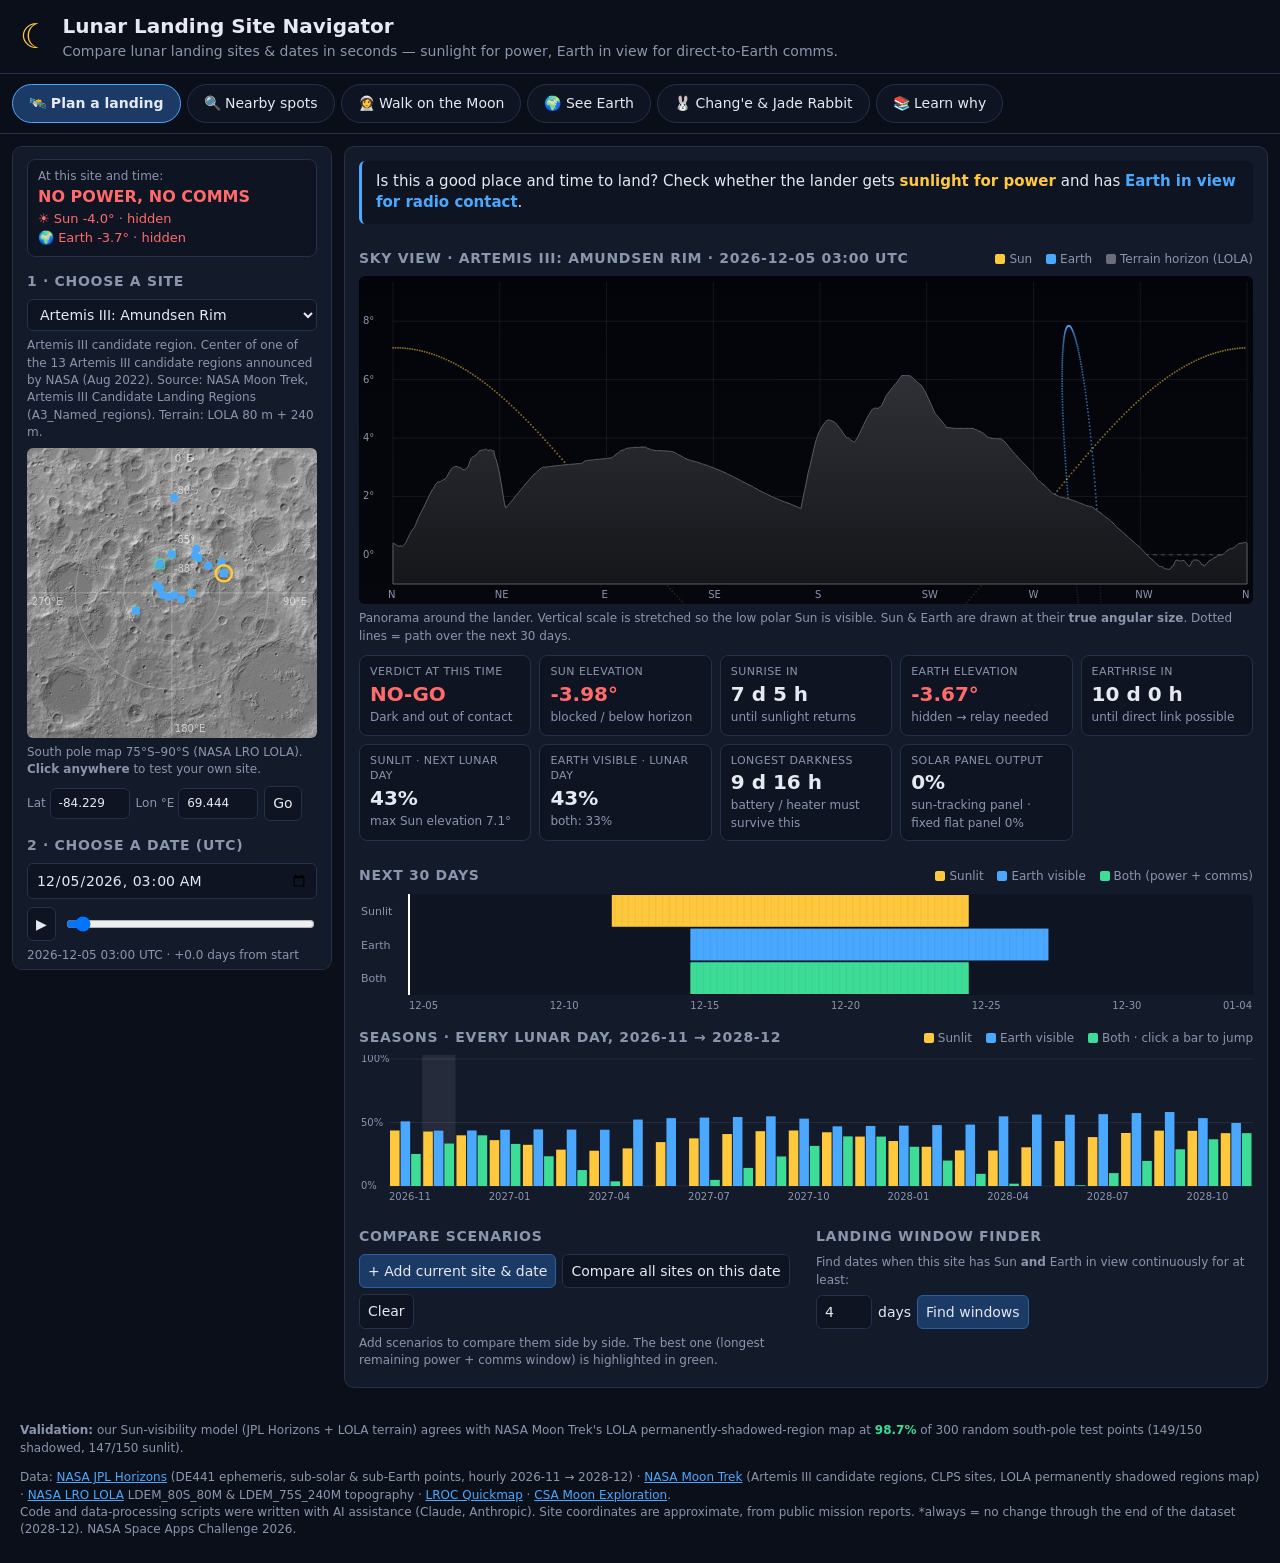
<file: web/index.html>
<!doctype html>
<html lang="en">
<head>
<meta charset="utf-8">
<meta name="viewport" content="width=device-width, initial-scale=1">
<title>Lunar Landing Site Navigator</title>
<meta name="description" content="Compare lunar landing sites and dates: Sun and Earth over the real terrain horizon, from NASA JPL Horizons, LRO LOLA, Moon Trek and LROC QuickMap data.">
<meta name="author" content="Team neeka100 (CHU, CAI-LIN)">
<meta name="ai-assistance" content="Code, data-processing scripts and text drafted with AI assistance (Claude, Anthropic). No AI-generated images, video or audio.">
<link rel="stylesheet" href="style.css">
<script>if (/debug/.test(location.hash)) { const f = (m) => { document.title = "ERR " + m; }; addEventListener("error", (e) => f(e.message + " @" + e.filename + ":" + e.lineno)); addEventListener("unhandledrejection", (e) => f("promise " + (e.reason && (e.reason.stack || e.reason)))); }</script>
</head>
<body>
<header>
  <div class="brand">
    <span class="logo">☾</span>
    <div>
      <h1>Lunar Landing Site Navigator</h1>
      <p class="sub">Compare lunar landing sites &amp; dates in seconds — sunlight for power, Earth in view for direct-to-Earth comms.</p>
    </div>
  </div>
</header>

<nav id="tabs">
  <button data-tab="plan" class="tab active">🛰️ Plan a landing</button>
  <button data-tab="nearby" class="tab">🔍 Nearby spots</button>
  <button data-tab="walk" class="tab">👩‍🚀 Walk on the Moon</button>
  <button data-tab="earth" class="tab">🌍 See Earth</button>
  <button data-tab="story" class="tab" id="storyTab">🐰 Chang'e &amp; Jade Rabbit</button>
  <button data-tab="learn" class="tab">📚 Learn why</button>
</nav>

<main>
  <!-- SIDEBAR: always visible -->
  <aside class="panel" id="left">
    <div id="mini" class="mini"></div>
    <h2>1 · Choose a site</h2>
    <select id="siteSelect"></select>
    <p id="siteNote" class="note"></p>
    <canvas id="map" width="460" height="460" title="Click to pick a custom site"></canvas>
    <p class="note">South pole map 75°S–90°S (NASA LRO LOLA). <b>Click anywhere</b> to test your own site.</p>
    <div class="coords">
      <label>Lat <input id="latIn" type="number" step="0.01"></label>
      <label>Lon °E <input id="lonIn" type="number" step="0.01"></label>
      <button id="goCustom">Go</button>
    </div>

    <h2>2 · Choose a date (UTC)</h2>
    <input id="dateIn" type="datetime-local">
    <div class="slider-row">
      <button id="play" title="Animate">▶</button>
      <input id="slider" type="range" min="0" max="720" value="0">
    </div>
    <p class="note" id="sliderLabel"></p>
    <div class="quick">
      <button data-shift="-709">− 1 lunar day</button>
      <button data-shift="-24">− 1 day</button>
      <button data-shift="24">+ 1 day</button>
      <button data-shift="709">+ 1 lunar day</button>
    </div>

    <div class="links" id="links"></div>
    <div id="nac" class="nacbox"></div>
  </aside>

  <section class="panel" id="content">
    <!-- TAB 1: planner -->
    <div class="tabpane" id="tab-plan">
      <p class="intro">Is this a good place and time to land? Check whether the lander gets <b class="sunc">sunlight for power</b> and has <b class="earthc">Earth in view for radio contact</b>.</p>
      <div class="titlebar">
        <h2 id="skyTitle">Sky view</h2>
        <span class="legend"><i class="sun"></i>Sun <i class="earth"></i>Earth <i class="terrain"></i>Terrain horizon (LOLA)</span>
      </div>
      <canvas id="sky" width="900" height="330"></canvas>
      <p class="note">Panorama around the lander. Vertical scale is stretched so the low polar Sun is visible. Sun &amp; Earth are drawn at their <b>true angular size</b>. Dotted lines = path over the next 30 days.</p>
      <div class="cards" id="cards"></div>
      <div class="titlebar"><h2>Next 30 days</h2><span class="legend"><i class="sun"></i>Sunlit <i class="earth"></i>Earth visible <i class="both"></i>Both (power + comms)</span></div>
      <canvas id="timeline" width="900" height="120"></canvas>
      <div class="titlebar"><h2>Seasons · every lunar day, 2026-11 → 2028-12</h2><span class="legend"><i class="sun"></i>Sunlit <i class="earth"></i>Earth visible <i class="both"></i>Both · click a bar to jump</span></div>
      <canvas id="season" width="900" height="150"></canvas>
      <div class="two">
        <div>
          <h2>Compare scenarios</h2>
          <div class="btnrow">
            <button id="addCmp" class="primary">+ Add current site &amp; date</button>
            <button id="cmpAll">Compare all sites on this date</button>
            <button id="clearCmp">Clear</button>
          </div>
          <div id="cmp"></div>
        </div>
        <div>
          <h2>Landing window finder</h2>
          <p class="note">Find dates when this site has Sun <b>and</b> Earth in view continuously for at least:</p>
          <div class="btnrow">
            <input id="minDays" type="number" min="1" max="20" value="4" style="width:4em"> days
            <button id="findWin" class="primary">Find windows</button>
          </div>
          <div id="windows"></div>
        </div>
      </div>
    </div>

    <!-- TAB 2: nearby -->
    <div class="tabpane" id="tab-nearby" hidden>
      <p class="intro">Moving just a few kilometres can change everything. This map shows how often each spot around the site gets sunlight and sees Earth. <b>Click a cell</b> to move the site there.</p>
      <p class="note polarNone">This map is available for the named south-polar sites (south of 80°S). Choose one in the list on the left.</p>
      <div id="heatWrap" class="nearby-grid">
        <div>
          <div class="btnrow" id="hmBtns">
            <button data-hm="sun" class="active">☀ Sunlit %</button><button data-hm="earth">🌍 Earth %</button><button data-hm="both">✅ Both %</button>
          </div>
          <canvas id="heat" width="310" height="344" title="Click a cell to evaluate that spot"></canvas>
        </div>
        <div>
          <p id="heatNote"></p>
          <p class="note">Colours: dark purple = rarely, yellow = almost always. The heights come from NASA LOLA terrain (80 m grid), and the Sun and Earth positions from NASA JPL Horizons, sampled every 3 hours.</p>
        </div>
      </div>
    </div>

    <!-- TAB 3: walk -->
    <div class="tabpane" id="tab-walk" hidden>
      <p class="intro">Fly over the real terrain around the site, then press <b>👩‍🚀 Stand here as an astronaut</b> to walk on it. The Sun and Earth are in their real positions for the chosen date.</p>
      <p class="note polarNone">The 3D view is available for the named south-polar sites (south of 80°S). Choose one in the list on the left.</p>
      <div id="threeWrap">
        <div class="btnrow"><button id="fpBtn" class="primary">👩‍🚀 Stand here as an astronaut</button>
          <button id="huntBtn" class="hunt">🐇 Rabbit hunt: OFF</button>
          <span class="legend"><label>Vertical exaggeration <input id="exag" type="range" min="1" max="5" step="0.5" value="2"> <b id="exagV">2×</b></label></span></div>
        <p class="note" id="fpHint"></p>
        <div id="threeBox">
          <div id="three"></div>
          <div id="walkHud" style="display:none"></div>
          <div id="rabbitHud" style="display:none"></div>
          <div id="walkPad"><button data-k="w">▲</button><button data-k="a">◀</button><button data-k="s">▼</button><button data-k="d">▶</button></div>
        </div>
        <p class="note" id="threeNote"></p>
      </div>
    </div>

    <!-- TAB 4: Earth -->
    <div class="tabpane" id="tab-earth" hidden>
      <section id="astro">
        <p class="intro">Standing at this site, what does Earth look like, and who on Earth can see the Moon right now?</p>
        <div class="titlebar"><h2>Earth from this spot</h2><span class="legend" id="astroTime"></span></div>
        <div class="astro-grid">
          <div>
            <canvas id="globe" width="340" height="340"></canvas>
            <p class="note" id="globeNote"></p>
          </div>
          <div>
            <p id="astroLead"></p>
            <table id="cities"></table>
            <p class="note">🌙 = the Moon is above that city's horizon right now, so people there could look up and see the place you are standing.
              Local times use each city's time zone (including daylight saving time).</p>
          </div>
        </div>
      </section>
    </div>

    <!-- TAB 5: story -->
    <div class="tabpane" id="tab-story" hidden>
      <div id="story">
        <div class="titlebar"><h2>🌕 Chang'e's flight to the Moon</h2></div>
        <div id="storyBody"></div>
        <div class="game">
          <h3>🐇 Game: find the Jade Rabbits</h3>
          <p>Five Jade Rabbits are hiding within about 4 km of the landing site. Three of them hide in the <b>darkest, coldest spots</b>, just like real water ice.
            Walk around on the real terrain and find them all. A box at the bottom left tells you how far away the nearest one is.
            The rabbits only appear while the hunt is on, so the 3D view stays clean for everyone else.</p>
          <button id="startHunt" class="primary">🐇 Start the rabbit hunt</button> <span class="note" id="huntNote"></span>
        </div>
      </div>
    </div>

    <!-- TAB 6: learn -->
    <div class="tabpane" id="tab-learn" hidden>
      <div id="learn" class="learn"></div>
    </div>
  </section>
</main>

<footer>
  <p id="validation"></p>
  Data: <a href="https://ssd.jpl.nasa.gov/horizons/" target="_blank">NASA JPL Horizons</a> (DE441 ephemeris, sub-solar &amp; sub-Earth points, hourly 2026-11 → 2028-12) ·
  <a href="https://trek.nasa.gov/moon/" target="_blank">NASA Moon Trek</a> (Artemis III candidate regions, CLPS sites, LOLA permanently shadowed regions map) ·
  <a href="https://pds-geosciences.wustl.edu/missions/lro/lola.htm" target="_blank">NASA LRO LOLA</a> LDEM_80S_80M &amp; LDEM_75S_240M topography ·
  <a href="https://quickmap.lroc.asu.edu/" target="_blank">LROC Quickmap</a> ·
  <a href="https://www.asc-csa.gc.ca/eng/astronomy/moon-exploration/" target="_blank">CSA Moon Exploration</a>.<br>
  Code and data-processing scripts were written with AI assistance (Claude, Anthropic).
  Site coordinates are approximate, from public mission reports. *always = no change through the end of the dataset (2028-12). NASA Space Apps Challenge 2026.
</footer>
<script src="lib/three.min.js"></script>
<script src="lib/OrbitControls.js"></script>
<script src="app.js"></script>
<script src="extra.js"></script>
<script src="lib/d3.min.js"></script>
<script src="astronaut.js"></script>
<script src="story.js"></script>
<script src="tabs.js"></script>
</body>
</html>
</file>
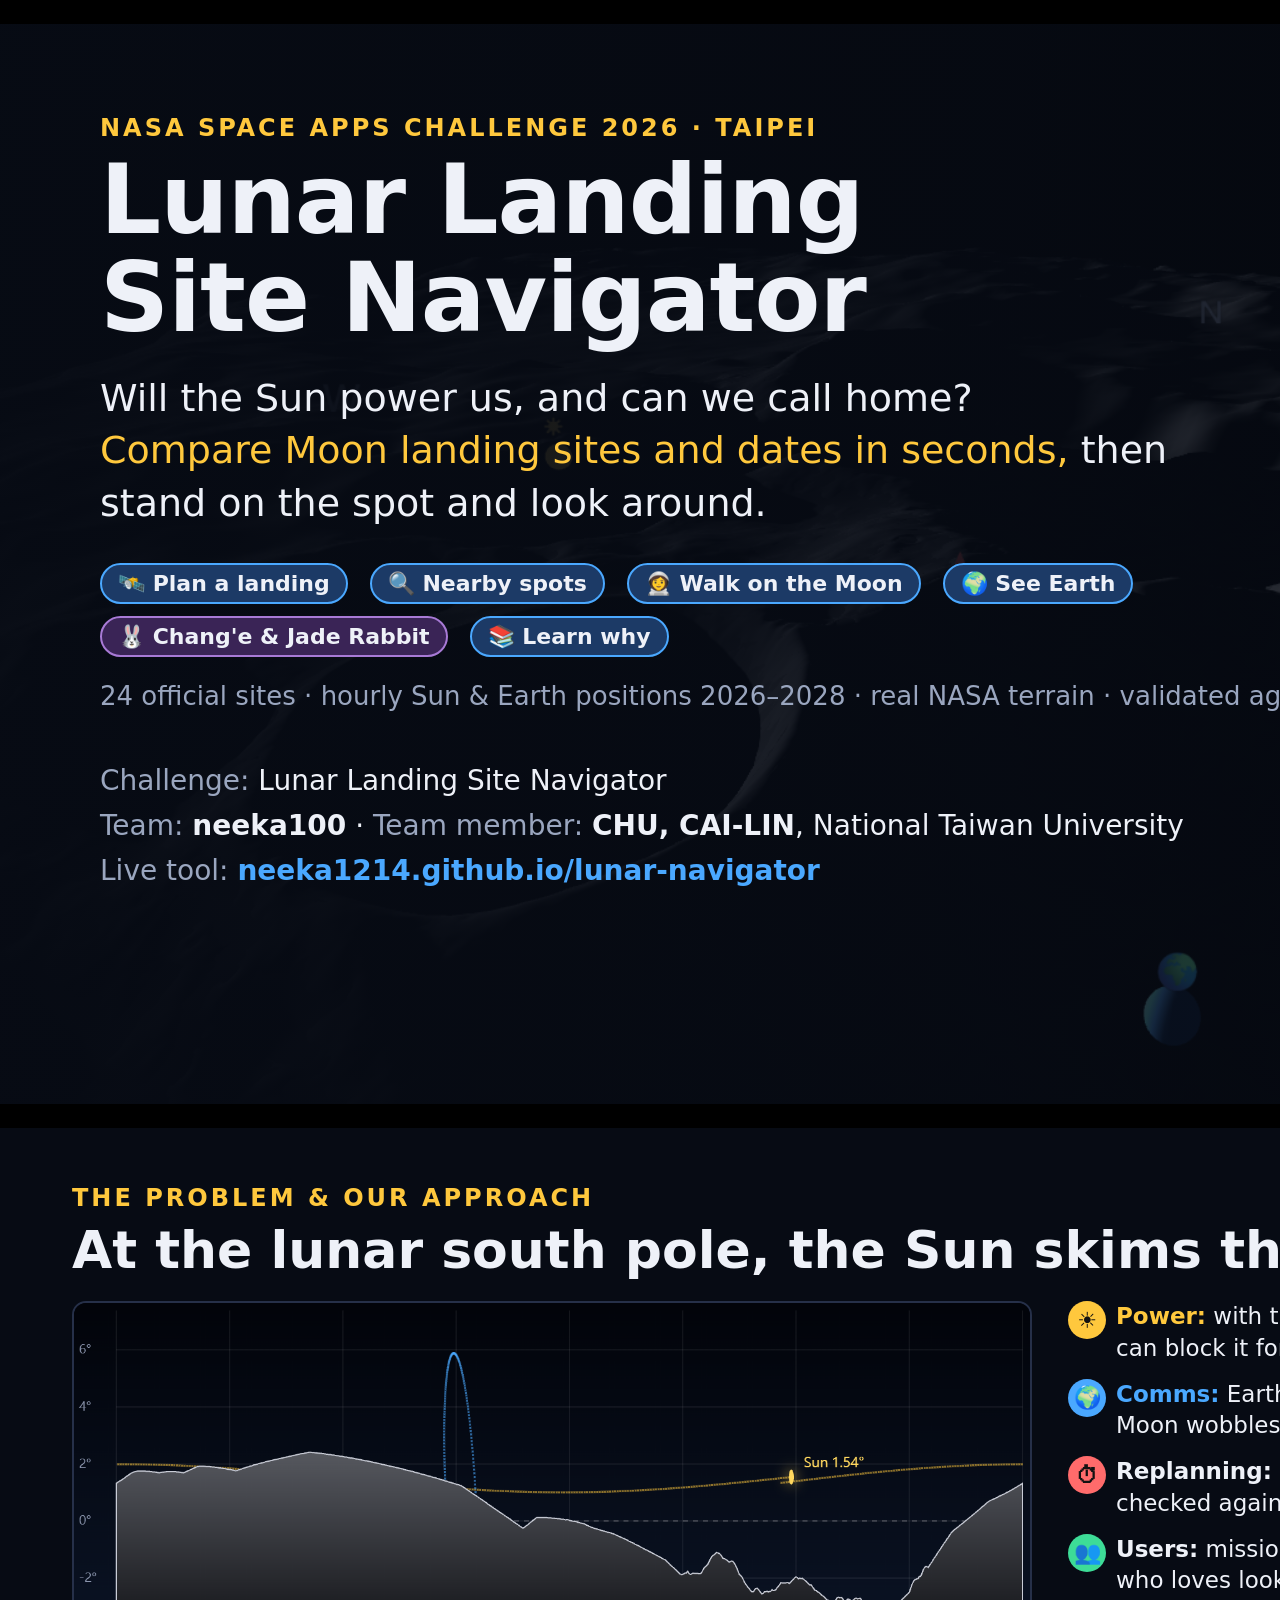
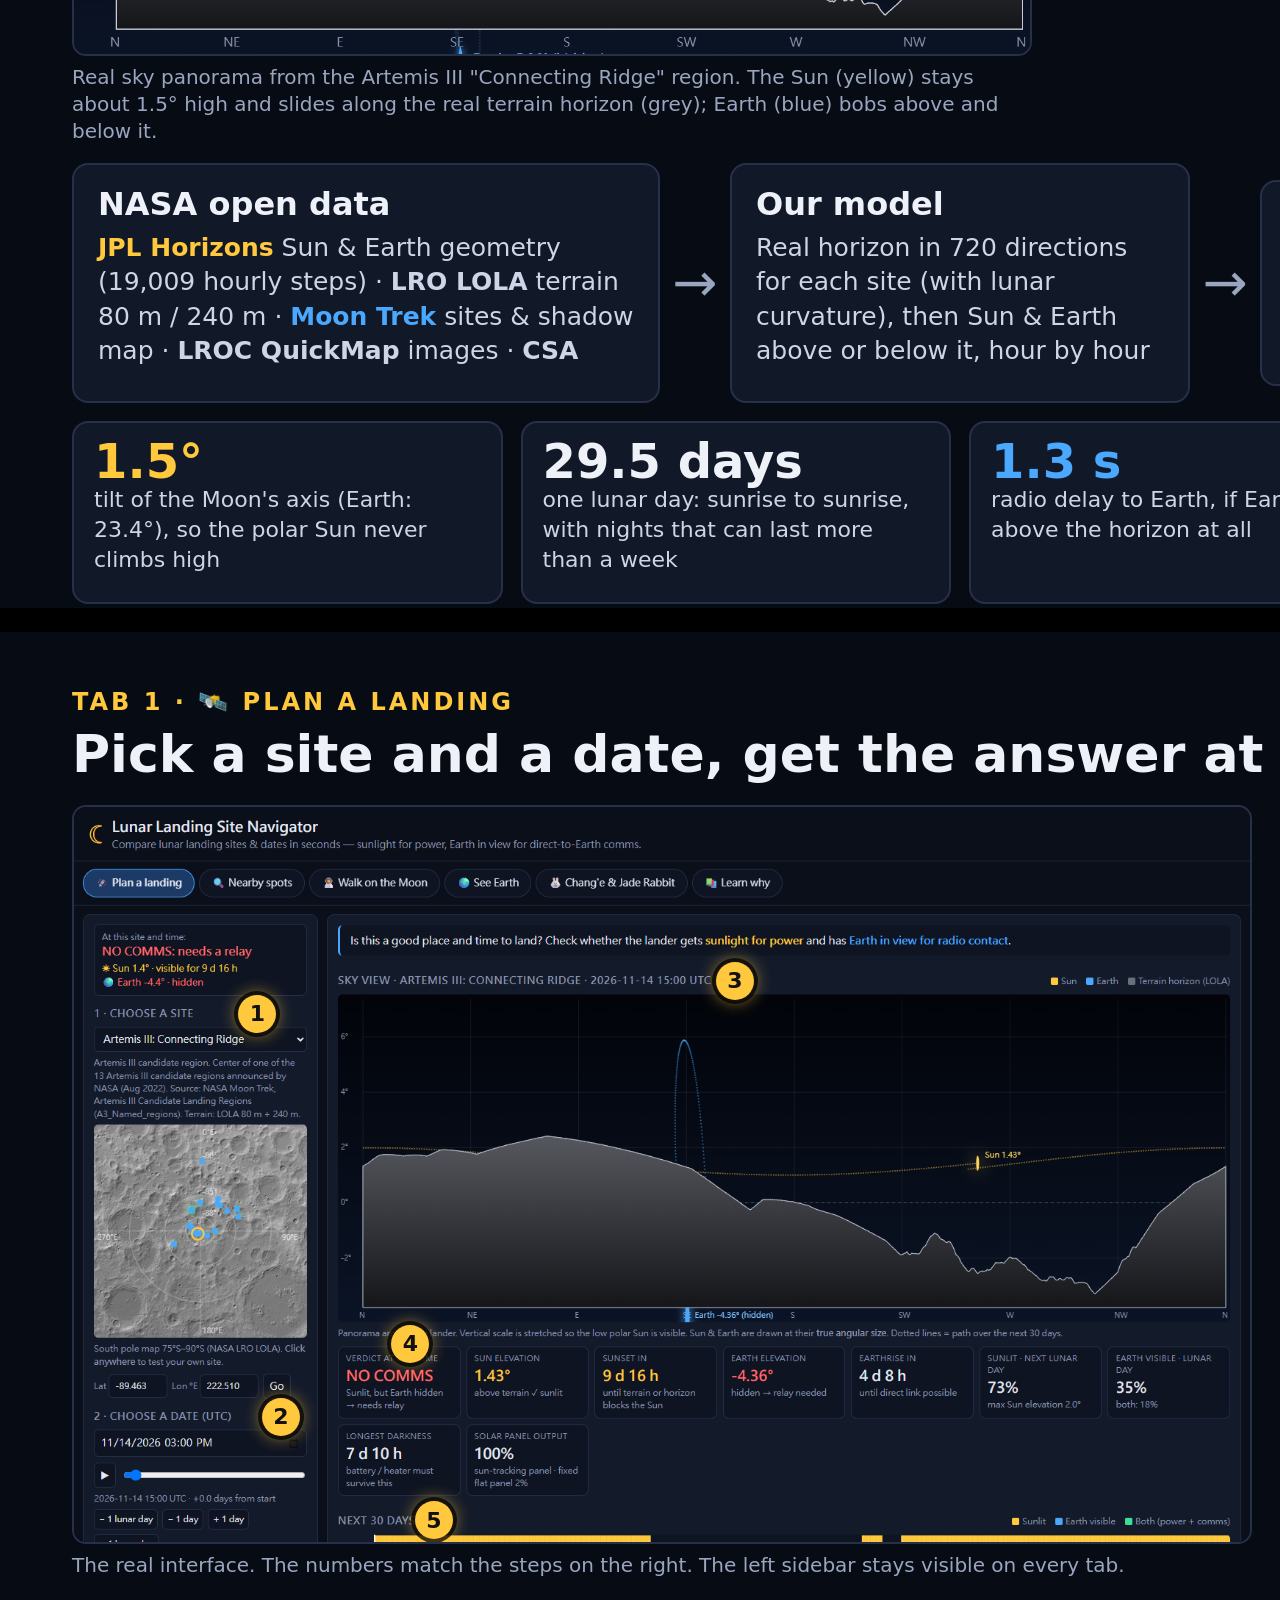
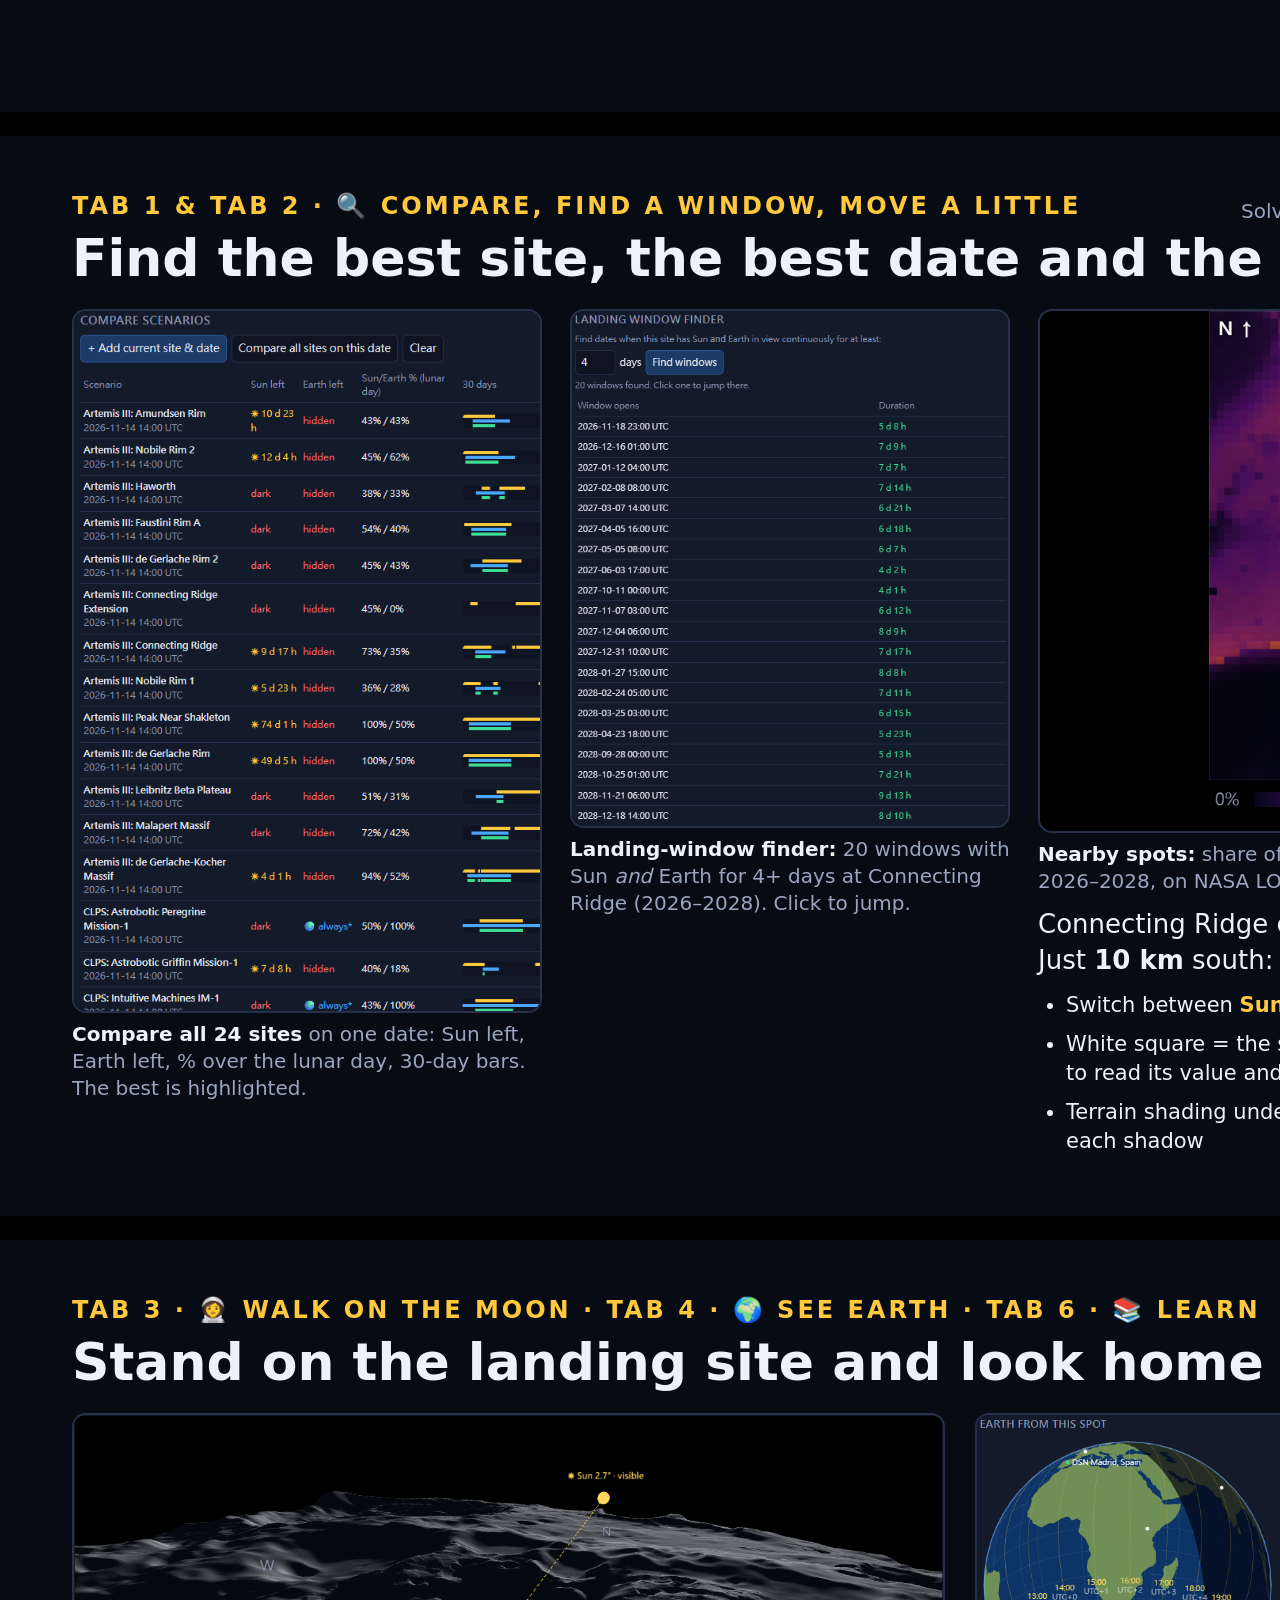
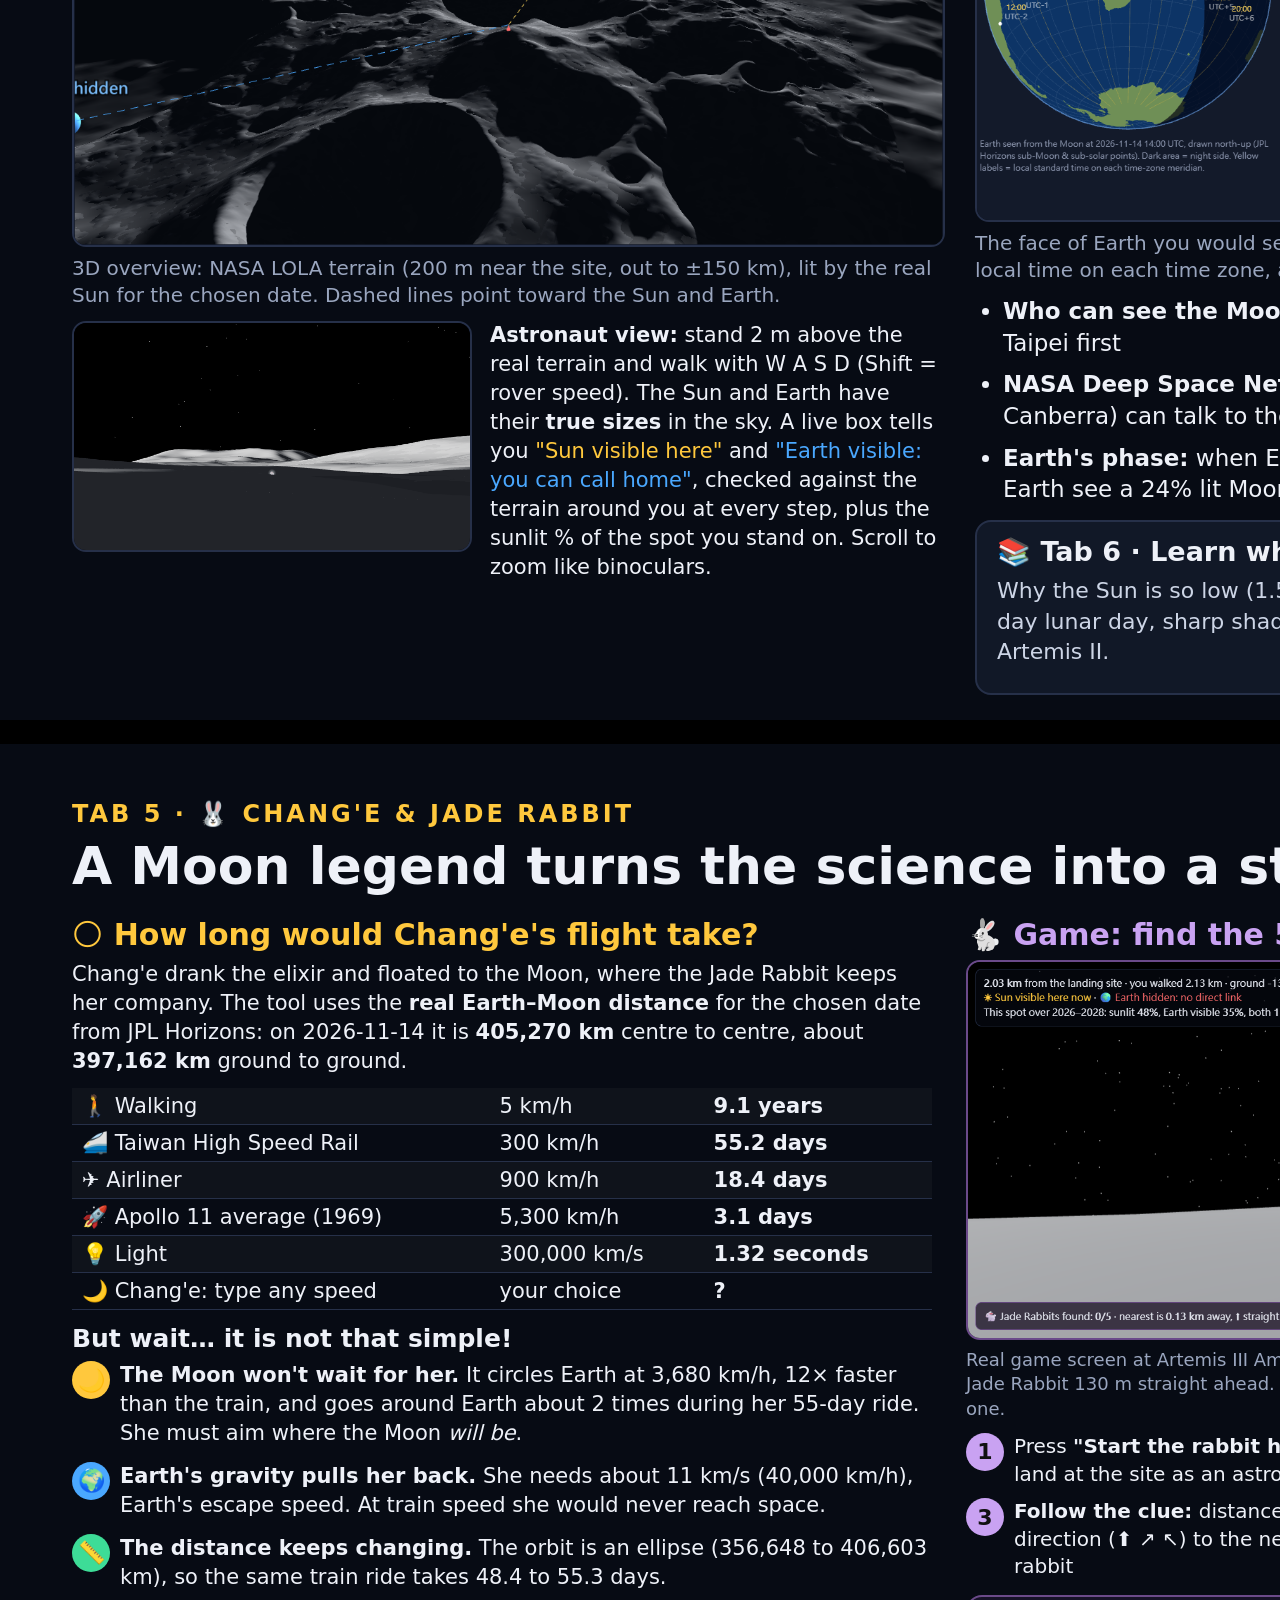
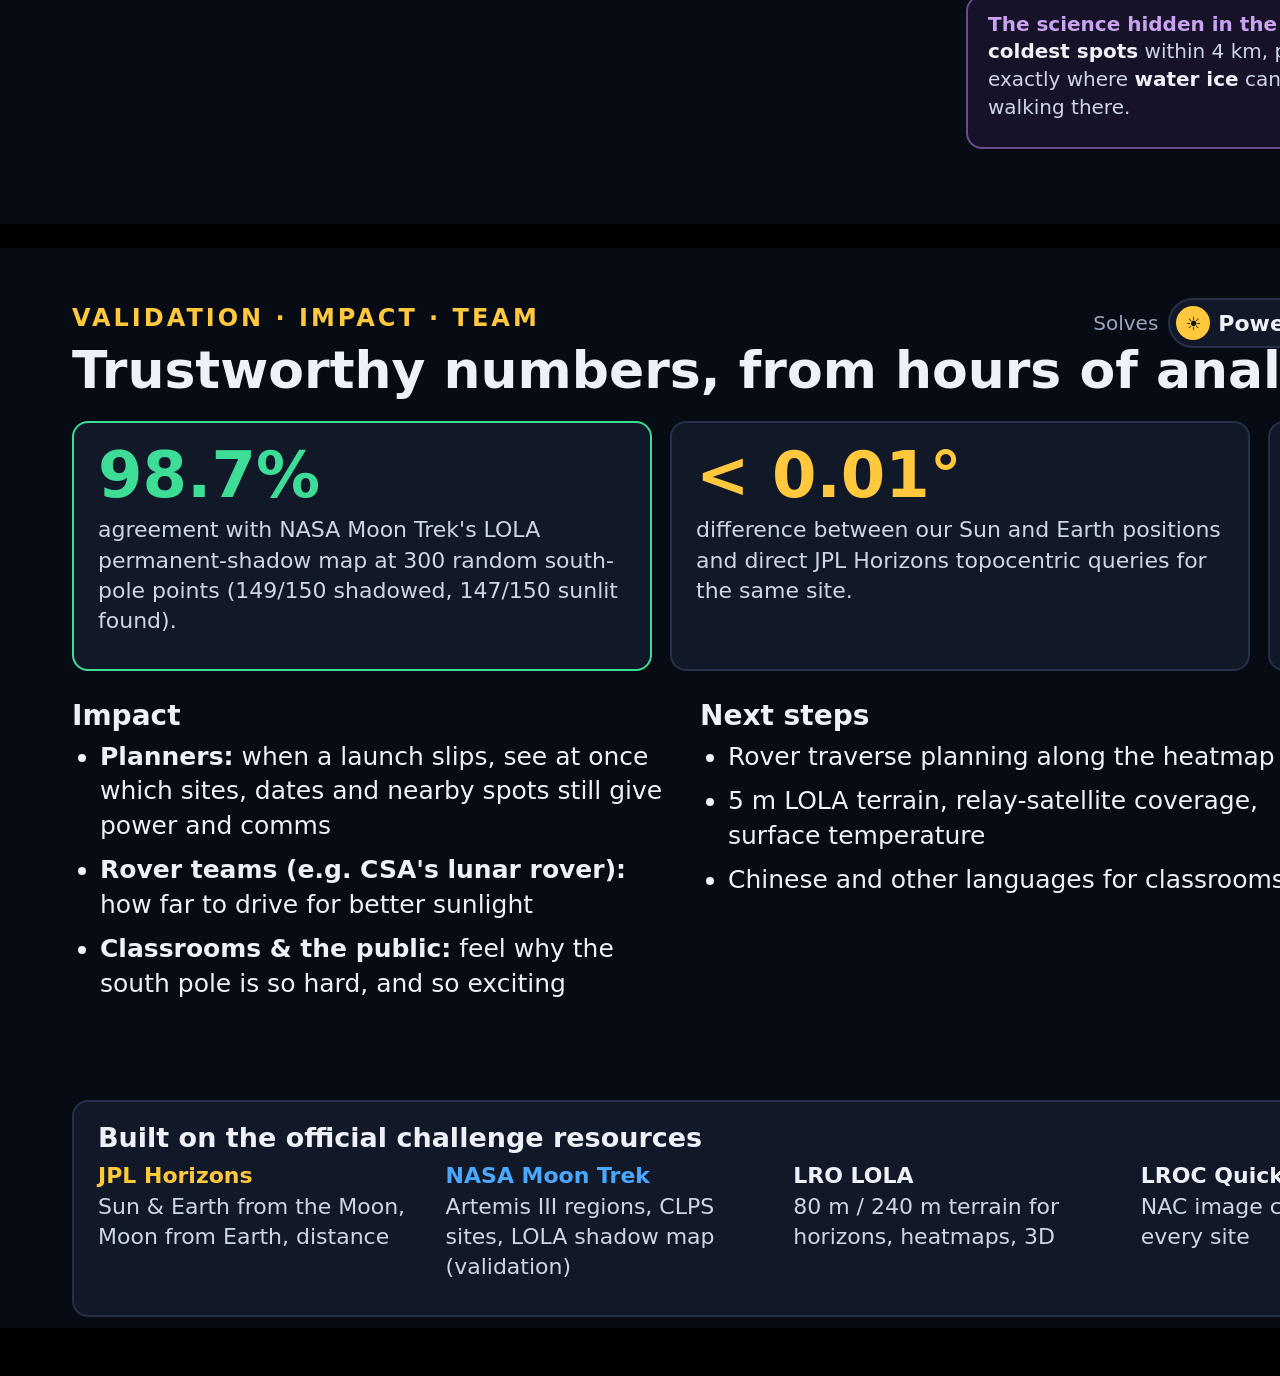
<file: web/slides/index.html>
<!doctype html>
<html lang="en">
<head>
<meta charset="utf-8">
<meta name="viewport" content="width=device-width, initial-scale=1">
<title>Lunar Landing Site Navigator · Slides</title>
<meta name="description" content="Compare lunar landing sites and dates: Sun and Earth over the real terrain horizon, from NASA JPL Horizons, LRO LOLA, Moon Trek and LROC QuickMap data.">
<meta name="author" content="Team neeka100 (CHU, CAI-LIN)">
<meta name="ai-assistance" content="Code, data-processing scripts and text drafted with AI assistance (Claude, Anthropic). No AI-generated images, video or audio.">
<style>
  @page { size: 1920px 1080px; margin: 0; }
  :root { --bg: #070b14; --panel: #111827; --line: #263049; --text: #eef1f8; --muted: #9aa6bf; --sun: #ffc83d; --earth: #4aa8ff; --ok: #3ddc97; --bad: #ff6b6b; --rab: #c9a2f2; }
  * { box-sizing: border-box; }
  html, body { margin: 0; background: #000; color: var(--text); font-family: "Segoe UI", system-ui, sans-serif; }
  .slide { width: 1920px; height: 1080px; position: relative; overflow: hidden; background: var(--bg); page-break-after: always; break-after: page; padding: 56px 72px; }
  @media screen { .slide { margin: 0 auto 24px; } body { padding: 24px 0; } }
  h1 { font-size: 96px; margin: 0; line-height: 1.02; letter-spacing: -1px; }
  h2 { font-size: 52px; margin: 0 0 22px; line-height: 1.1; }
  h3 { font-size: 28px; margin: 0 0 8px; }
  .kicker { color: var(--sun); font-size: 24px; letter-spacing: 3px; text-transform: uppercase; margin-bottom: 10px; font-weight: 700; }
  p, li { font-size: 25px; line-height: 1.38; color: var(--text); }
  p { margin: 0 0 12px; }
  ul { margin: 0; padding-left: 28px; } li { margin: 0 0 10px; }
  .muted { color: var(--muted); }
  .sun { color: var(--sun); } .earth { color: var(--earth); } .ok { color: var(--ok); } .bad { color: var(--bad); } .rab { color: var(--rab); }
  .row { display: flex; gap: 36px; align-items: flex-start; }
  .col { flex: 1; min-width: 0; }
  img { display: block; max-width: 100%; }
  .frame { border: 2px solid var(--line); border-radius: 14px; overflow: hidden; background: #000; }
  .frame img { width: 100%; }
  .cap { font-size: 20px; color: var(--muted); margin-top: 8px; line-height: 1.35; }
  .mark { position: absolute; transform: translate(-50%, -50%); width: 44px; height: 44px; font-size: 24px; box-shadow: 0 0 0 4px rgba(0,0,0,.75), 0 0 18px rgba(255,200,61,.8); margin: 0; }
  .steps3 .feat p { font-size: 22px; } .steps3 .feat { margin-bottom: 12px; }
  .ctab { width: 100%; border-collapse: collapse; margin-top: 6px; }
  .ctab td { font-size: 21px; padding: 6px 10px; border-bottom: 1px solid var(--line); color: var(--text); }
  .ctab tr:nth-child(odd) td { background: rgba(255,255,255,.03); }
  .solves { position: absolute; right: 72px; top: 50px; display: flex; gap: 10px; align-items: center; font-size: 20px; color: var(--muted); }
  .chip { display: inline-flex; align-items: center; gap: 8px; padding: 6px 16px 6px 6px; border-radius: 30px; font-size: 22px; font-weight: 700; background: var(--panel); border: 2px solid var(--line); color: var(--text); }
  .chip .step { width: 34px; height: 34px; flex-basis: 34px; font-size: 18px; margin: 0; }
  .num { position: absolute; right: 48px; bottom: 26px; font-size: 20px; color: var(--muted); }
  .box { background: var(--panel); border: 2px solid var(--line); border-radius: 16px; padding: 20px 24px; }
  .box p, .box li { font-size: 22px; color: #cdd5e6; }
  .box h3 { font-size: 27px; }
  .tabchip { display: inline-block; padding: 6px 16px; border-radius: 30px; background: #1c3a66; border: 2px solid #4aa8ff; font-size: 22px; font-weight: 700; margin-right: 10px; }
  .step { display: inline-flex; width: 38px; height: 38px; border-radius: 50%; background: var(--sun); color: #111; font-weight: 800; font-size: 22px; align-items: center; justify-content: center; margin-right: 10px; flex: 0 0 38px; }
  .feat { display: flex; align-items: flex-start; margin: 0 0 14px; }
  .feat p { margin: 0; font-size: 23px; }
  .grid3 { display: grid; grid-template-columns: repeat(3, 1fr); gap: 18px; }
  .grid2 { display: grid; grid-template-columns: 1fr 1fr; gap: 18px; }
  .stat { font-size: 64px; font-weight: 800; line-height: 1; }
  .pill { display: inline-block; padding: 4px 14px; border-radius: 30px; font-size: 22px; font-weight: 800; margin-right: 6px; }
  .flow .box p { font-size: 25px; } .flow .box h3 { font-size: 32px; }
  .flow { display: grid; grid-template-columns: 1.15fr 70px 0.9fr 70px 1.15fr; align-items: center; gap: 0; }
  .arrow { font-size: 54px; color: var(--muted); text-align: center; }
</style>
</head>
<body>

<!-- 1 · Title -->
<section class="slide" style="padding:0">
  <img src="img/three_overview.png" style="position:absolute; inset:0; width:100%; height:100%; object-fit:cover; opacity:.6">
  <div style="position:absolute; inset:0; background:linear-gradient(90deg, rgba(7,11,20,.97) 0%, rgba(7,11,20,.8) 52%, rgba(7,11,20,.25) 100%)"></div>
  <div style="position:relative; padding:90px 100px">
    <div class="kicker">NASA Space Apps Challenge 2026 · Taipei</div>
    <h1>Lunar Landing<br>Site Navigator</h1>
    <p style="font-size:38px; margin-top:24px; max-width:1150px">Will the Sun power us, and can we call home?<br><span class="sun">Compare Moon landing sites and dates in seconds,</span> then stand on the spot and look around.</p>
    <div style="margin-top:34px; display:flex; flex-wrap:wrap; gap:12px; max-width:1250px">
      <span class="tabchip">🛰️ Plan a landing</span><span class="tabchip">🔍 Nearby spots</span><span class="tabchip">👩‍🚀 Walk on the Moon</span>
      <span class="tabchip">🌍 See Earth</span><span class="tabchip" style="background:#3a2456; border-color:#a87ad6">🐰 Chang'e &amp; Jade Rabbit</span><span class="tabchip">📚 Learn why</span>
    </div>
    <p style="font-size:26px; margin-top:22px" class="muted">24 official sites · hourly Sun &amp; Earth positions 2026–2028 · real NASA terrain · validated against NASA Moon Trek</p>
    <div style="margin-top:44px; font-size:28px; line-height:1.6">
      <div><span class="muted">Challenge:</span> Lunar Landing Site Navigator</div>
      <div><span class="muted">Team:</span> <b>neeka100</b> · <span class="muted">Team member:</span> <b>CHU, CAI-LIN</b>, National Taiwan University</div>
      <div><span class="muted">Live tool:</span> <b class="earth">neeka1214.github.io/lunar-navigator</b></div>
    </div>
  </div>
  <div class="num">1 / 7</div>
</section>

<!-- 2 · Problem + approach -->
<section class="slide">
  <div class="kicker">The problem &amp; our approach</div>
  <h2>At the lunar south pole, the Sun skims the horizon</h2>
  <div class="row">
    <div class="col" style="flex:0 0 960px">
      <div class="frame"><img src="img/sky.png"></div>
      <div class="cap">Real sky panorama from the Artemis III "Connecting Ridge" region. The Sun (yellow) stays about 1.5° high and slides along the real terrain horizon (grey); Earth (blue) bobs above and below it.</div>
    </div>
    <div class="col">
      <div class="feat"><span class="step">☀</span><p><b class="sun">Power:</b> with the Sun only 1–2° high, a hill several km away can block it for days.</p></div>
      <div class="feat"><span class="step" style="background:var(--earth)">🌍</span><p><b class="earth">Comms:</b> Earth sits on the horizon and rises and sets as the Moon wobbles (libration).</p></div>
      <div class="feat"><span class="step" style="background:var(--bad)">⏱</span><p><b>Replanning:</b> when a launch slips, every site and date must be checked again, quickly.</p></div>
      <div class="feat"><span class="step" style="background:var(--ok)">👥</span><p><b>Users:</b> mission planners, rover teams, students and anyone who loves looking at the Moon.</p></div>
    </div>
  </div>
  <div class="flow" style="margin-top:18px">
    <div class="box"><h3>NASA open data</h3><p><b class="sun">JPL Horizons</b> Sun &amp; Earth geometry (19,009 hourly steps) · <b>LRO LOLA</b> terrain 80 m / 240 m · <b class="earth">Moon Trek</b> sites &amp; shadow map · <b>LROC QuickMap</b> images · <b>CSA</b></p></div>
    <div class="arrow">→</div>
    <div class="box"><h3>Our model</h3><p>Real horizon in 720 directions for each site (with lunar curvature), then Sun &amp; Earth above or below it, hour by hour</p></div>
    <div class="arrow">→</div>
    <div class="box"><h3>One web page, 6 tabs</h3><p>Free, in any browser, no install. Answers for planners <i>and</i> an experience for the public</p></div>
  </div>
  <div class="grid3" style="grid-template-columns:repeat(4,1fr); margin-top:18px">
    <div class="box" style="padding:14px 20px"><div class="stat sun" style="font-size:48px">1.5°</div><p>tilt of the Moon's axis (Earth: 23.4°), so the polar Sun never climbs high</p></div>
    <div class="box" style="padding:14px 20px"><div class="stat" style="font-size:48px">29.5 days</div><p>one lunar day: sunrise to sunrise, with nights that can last more than a week</p></div>
    <div class="box" style="padding:14px 20px"><div class="stat earth" style="font-size:48px">1.3 s</div><p>radio delay to Earth, if Earth is above the horizon at all</p></div>
    <div class="box" style="padding:14px 20px"><div class="stat ok" style="font-size:48px">720</div><p>horizon directions computed for every site from NASA terrain</p></div>
  </div>
  <div class="num">2 / 7</div>
</section>

<!-- 3 · Plan a landing -->
<section class="slide">
  <div class="kicker">Tab 1 · 🛰️ Plan a landing</div>
  <div class="solves">Solves <span class="chip"><span class="step">☀</span>Power</span><span class="chip"><span class="step" style="background:var(--earth)">🌍</span>Comms</span></div>
  <h2>Pick a site and a date, get the answer at once</h2>
  <div class="row">
    <div class="col" style="flex:0 0 1180px">
      <div class="frame" style="position:relative"><img src="img/ui_plan.png">
        <span class="step mark" style="left:15.6%; top:28.1%">1</span><span class="step mark" style="left:17.6%; top:82.9%">2</span><span class="step mark" style="left:56.2%; top:23.6%">3</span><span class="step mark" style="left:28.6%; top:73%">4</span><span class="step mark" style="left:30.6%; top:97%">5</span>
      </div>
      <div class="cap">The real interface. The numbers match the steps on the right. The left sidebar stays visible on every tab.</div>
    </div>
    <div class="col steps3">
      <div class="feat"><span class="step">1</span><p><b>Choose a site</b> in the <b>left sidebar</b>: 24 official sites from NASA Moon Trek (13 Artemis III regions, 7 CLPS missions, ISRO, JAXA, Apollo 11), or <b>click anywhere</b> on the map.</p></div>
      <div class="feat"><span class="step">2</span><p><b>Choose a date</b>, also in the <b>left sidebar</b>: type it, drag the slider, or press ▶ to watch time pass.</p></div>
      <div class="feat"><span class="step">3</span><p><b>Read the sky view:</b> Sun and Earth over the real terrain horizon, with their paths for the next 30 days.</p></div>
      <div class="feat"><span class="step">4</span><p><b>Read the verdict:</b> <span class="pill" style="background:#123a2c; color:var(--ok)">GO</span><span class="pill" style="background:#3a1620; color:var(--bad)">NO COMMS</span><span class="pill" style="background:#3a1620; color:var(--bad)">NO POWER</span> plus time to sunset / Earthrise, longest darkness, solar-panel output.</p></div>
      <div class="feat"><span class="step">5</span><p><b>Scroll down:</b> 30-day timeline, seasons 2026–2028, compare sites, find landing windows.</p></div>
      <div class="box" style="margin-top:2px; padding:12px 20px"><p><b style="color:var(--text)">Example, Connecting Ridge, 2026-11-14:</b> Sun 1.4° ✓, Earth −4.4° ✗ → <b class="bad">NO COMMS</b>. Earthrise in 4 d 8 h; next lunar day sunlit 73%; longest darkness 7 d 10 h.</p></div>
      <div class="box" style="margin-top:12px; padding:14px 20px"><h3 style="font-size:24px">Also in the sidebar</h3><p>Your own site: its horizon is computed live in the browser from LOLA terrain · LROC NAC images of the spot (30 at Connecting Ridge) · links to LROC QuickMap, Moon Trek and a <b style="color:var(--text)">"Verify in JPL Horizons"</b> query for the same place and date.</p></div>
    </div>
  </div>
  <div class="num">3 / 7</div>
</section>

<!-- 4 · Compare + nearby -->
<section class="slide">
  <div class="kicker">Tab 1 &amp; Tab 2 · 🔍 Compare, find a window, move a little</div>
  <div class="solves">Solves <span class="chip"><span class="step" style="background:var(--bad)">⏱</span>Replanning</span><span class="chip"><span class="step">☀</span>Power</span><span class="chip"><span class="step" style="background:var(--earth)">🌍</span>Comms</span></div>
  <h2>Find the best site, the best date and the best spot</h2>
  <div class="row" style="gap:28px">
    <div class="col" style="flex:0 0 470px">
      <div class="frame"><img src="img/compare.png" style="height:700px; object-fit:cover; object-position:left top"></div>
      <div class="cap"><b style="color:var(--text)">Compare all 24 sites</b> on one date: Sun left, Earth left, % over the lunar day, 30-day bars. The best is highlighted.</div>
    </div>
    <div class="col" style="flex:0 0 440px">
      <div class="frame"><img src="img/windows.png"></div>
      <div class="cap"><b style="color:var(--text)">Landing-window finder:</b> 20 windows with Sun <i>and</i> Earth for 4+ days at Connecting Ridge (2026–2028). Click to jump.</div>
    </div>
    <div class="col">
      <div class="frame"><img src="img/heat.png" style="height:520px; width:auto; margin:0 auto"></div>
      <div class="cap"><b style="color:var(--text)">Nearby spots:</b> share of time sunlit for 3,721 points (0.5 km grid, ±15 km) over 2026–2028, on NASA LOLA terrain. Also Earth % and Both %.</div>
      <p style="margin-top:12px; font-size:26px">Connecting Ridge centre: <b>48%</b> sunlit.<br>Just <b>10 km</b> south: <b class="sun">79%</b>. Click a cell to move there.</p>
      <ul style="margin-top:6px">
        <li style="font-size:21px">Switch between <b class="sun">Sunlit %</b>, <b class="earth">Earth %</b> and <b class="ok">Both %</b></li>
        <li style="font-size:21px">White square = the site, green circle = best spot nearby; hover any cell to read its value and distance</li>
        <li style="font-size:21px">Terrain shading under the colours shows which ridge or crater causes each shadow</li>
      </ul>
    </div>
  </div>
  <div class="num">4 / 7</div>
</section>

<!-- 5 · Walk + Earth -->
<section class="slide">
  <div class="kicker">Tab 3 · 👩‍🚀 Walk on the Moon · Tab 4 · 🌍 See Earth · Tab 6 · 📚 Learn</div>
  <div class="solves">Solves <span class="chip"><span class="step" style="background:var(--ok)">👥</span>Users</span><span class="chip"><span class="step" style="background:var(--earth)">🌍</span>Comms</span></div>
  <h2>Stand on the landing site and look home</h2>
  <div class="row" style="gap:30px">
    <div class="col">
      <div class="frame"><img src="img/ui_walk.png"></div>
      <div class="cap">3D overview: NASA LOLA terrain (200 m near the site, out to ±150 km), lit by the real Sun for the chosen date. Dashed lines point toward the Sun and Earth.</div>
      <div class="row" style="gap:18px; margin-top:12px">
        <div class="frame" style="flex:0 0 400px"><img src="img/three_fp.png"></div>
        <div class="col"><p style="font-size:21px"><b>Astronaut view:</b> stand 2 m above the real terrain and walk with W A S D (Shift = rover speed). The Sun and Earth have their <b>true sizes</b> in the sky. A live box tells you <span class="sun">"Sun visible here"</span> and <span class="earth">"Earth visible: you can call home"</span>, checked against the terrain around you at every step, plus the sunlit % of the spot you stand on. Scroll to zoom like binoculars.</p></div>
      </div>
    </div>
    <div class="col">
      <div class="frame"><img src="img/ui_earth.png"></div>
      <div class="cap">The face of Earth you would see from the site (JPL Horizons), with day and night, the local time on each time zone, and Earth's phase.</div>
      <ul style="margin-top:12px">
        <li style="font-size:23px"><b>Who can see the Moon right now?</b> Local time and sky in 11 cities, Taipei first</li>
        <li style="font-size:23px"><b>NASA Deep Space Network:</b> which antenna (Goldstone, Madrid, Canberra) can talk to the lander now</li>
        <li style="font-size:23px"><b>Earth's phase:</b> when Earth looks 76% lit from the Moon, people on Earth see a 24% lit Moon</li>
      </ul>
      <div class="box" style="margin-top:14px; padding:14px 20px"><h3>📚 Tab 6 · Learn why</h3><p>Why the Sun is so low (1.5° tilt), why a few km matter, libration, the 29.5-day lunar day, sharp shadows without air, and the CSA lunar rover and Artemis II.</p></div>
    </div>
  </div>
  <div class="num">5 / 7</div>
</section>

<!-- 6 · Chang'e + rabbit game -->
<section class="slide">
  <div class="kicker">Tab 5 · 🐰 Chang'e &amp; Jade Rabbit</div>
  <div class="solves">Solves <span class="chip"><span class="step" style="background:var(--ok)">👥</span>Users</span></div>
  <h2>A Moon legend turns the science into a story and a game</h2>
  <div class="row" style="gap:34px">
    <div class="col" style="flex:0 0 860px">
      <h3 class="sun" style="font-size:30px">🌕 How long would Chang'e's flight take?</h3>
      <p style="font-size:21px">Chang'e drank the elixir and floated to the Moon, where the Jade Rabbit keeps her company. The tool uses the <b>real Earth–Moon distance</b> for the chosen date from JPL Horizons: on 2026-11-14 it is <b>405,270 km</b> centre to centre, about <b>397,162 km</b> ground to ground.</p>
      <table class="ctab">
        <tr><td>🚶 Walking</td><td>5 km/h</td><td><b>9.1 years</b></td></tr>
        <tr><td>🚄 Taiwan High Speed Rail</td><td>300 km/h</td><td><b>55.2 days</b></td></tr>
        <tr><td>✈️ Airliner</td><td>900 km/h</td><td><b>18.4 days</b></td></tr>
        <tr><td>🚀 Apollo 11 average (1969)</td><td>5,300 km/h</td><td><b>3.1 days</b></td></tr>
        <tr><td>💡 Light</td><td>300,000 km/s</td><td><b>1.32 seconds</b></td></tr>
        <tr><td>🌙 Chang'e: type any speed</td><td>your choice</td><td><b>?</b></td></tr>
      </table>
      <h3 style="font-size:25px; margin:14px 0 8px">But wait… it is not that simple!</h3>
      <div class="feat"><span class="step" style="background:var(--sun)">🌙</span><p style="font-size:21px"><b>The Moon won't wait for her.</b> It circles Earth at 3,680 km/h, 12× faster than the train, and goes around Earth about 2 times during her 55-day ride. She must aim where the Moon <i>will be</i>.</p></div>
      <div class="feat"><span class="step" style="background:var(--earth)">🌍</span><p style="font-size:21px"><b>Earth's gravity pulls her back.</b> She needs about 11 km/s (40,000 km/h), Earth's escape speed. At train speed she would never reach space.</p></div>
      <div class="feat"><span class="step" style="background:var(--ok)">📏</span><p style="font-size:21px"><b>The distance keeps changing.</b> The orbit is an ellipse (356,648 to 406,603 km), so the same train ride takes 48.4 to 55.3 days.</p></div>
    </div>
    <div class="col">
      <h3 class="rab" style="font-size:30px">🐇 Game: find the 5 Jade Rabbits</h3>
      <div class="frame" style="border-color:#6b4a8a"><img src="img/rabbit_game.png"></div>
      <div class="cap" style="font-size:18px">Real game screen at Artemis III Amundsen Rim: sunlit lunar ground under a starry sky, and a Jade Rabbit 130 m straight ahead. The purple box counts the rabbits and points to the nearest one.</div>
      <div class="grid2" style="gap:10px 18px; margin-top:12px">
        <div class="feat" style="margin:0"><span class="step" style="background:var(--rab)">1</span><p style="font-size:20px">Press <b>"Start the rabbit hunt"</b>: you land at the site as an astronaut</p></div>
        <div class="feat" style="margin:0"><span class="step" style="background:var(--rab)">2</span><p style="font-size:20px"><b>Walk</b> with W A S D (Shift = rover); drag to look, scroll to zoom</p></div>
        <div class="feat" style="margin:0"><span class="step" style="background:var(--rab)">3</span><p style="font-size:20px"><b>Follow the clue:</b> distance and direction (⬆ ↗ ↖) to the nearest rabbit</p></div>
        <div class="feat" style="margin:0"><span class="step" style="background:var(--rab)">4</span><p style="font-size:20px"><b>Within 60 m</b> you find it and learn how sunny that spot is</p></div>
      </div>
      <div class="box" style="border-color:#6b4a8a; background:rgba(58,36,86,.3); margin-top:14px; padding:14px 20px">
        <p style="font-size:20px"><b class="rab">The science hidden in the game:</b> 3 of the 5 rabbits hide in the <b style="color:var(--text)">darkest, coldest spots</b> within 4 km, picked from our NASA-data sunlight map. That is exactly where <b style="color:var(--text)">water ice</b> can survive for billions of years. Players discover it by walking there.</p>
      </div>
    </div>
  </div>
  <div class="num">6 / 7</div>
</section>

<!-- 7 · Validation, impact, team -->
<section class="slide">
  <div class="kicker">Validation · impact · team</div>
  <div class="solves">Solves <span class="chip"><span class="step">☀</span>Power</span><span class="chip"><span class="step" style="background:var(--earth)">🌍</span>Comms</span><span class="chip"><span class="step" style="background:var(--bad)">⏱</span>Replanning</span><span class="chip"><span class="step" style="background:var(--ok)">👥</span>Users</span></div>
  <h2>Trustworthy numbers, from hours of analysis to seconds</h2>
  <div class="grid3">
    <div class="box" style="border-color:var(--ok)"><div class="stat ok">98.7%</div><p style="margin-top:8px">agreement with NASA Moon Trek's LOLA permanent-shadow map at 300 random south-pole points (149/150 shadowed, 147/150 sunlit found).</p></div>
    <div class="box"><div class="stat sun">&lt; 0.01°</div><p style="margin-top:8px">difference between our Sun and Earth positions and direct JPL Horizons topocentric queries for the same site.</p></div>
    <div class="box"><div class="stat earth">24 sites</div><p style="margin-top:8px">official sites from NASA Moon Trek, each with LROC NAC image coverage from QuickMap, and 19,009 hourly steps of data (2026-11 → 2028-12).</p></div>
  </div>
  <div class="row" style="margin-top:28px">
    <div class="col">
      <h3>Impact</h3>
      <ul>
        <li><b>Planners:</b> when a launch slips, see at once which sites, dates and nearby spots still give power and comms</li>
        <li><b>Rover teams (e.g. CSA's lunar rover):</b> how far to drive for better sunlight</li>
        <li><b>Classrooms &amp; the public:</b> feel why the south pole is so hard, and so exciting</li>
      </ul>
    </div>
    <div class="col">
      <h3>Next steps</h3>
      <ul>
        <li>Rover traverse planning along the heatmap</li>
        <li>5 m LOLA terrain, relay-satellite coverage, surface temperature</li>
        <li>Chinese and other languages for classrooms</li>
      </ul>
    </div>
    <div class="col" style="flex:0 0 520px">
      <div class="box">
        <h3>Team neeka100</h3>
        <p><b style="color:var(--text)">CHU, CAI-LIN</b>, National Taiwan University (solo)<br>Chose the features; came up with the Astronaut view and the Chang'e story</p>
        <p style="margin-top:10px">Try it: <b class="earth">neeka1214.github.io/lunar-navigator</b></p>
        <p style="margin-top:10px; font-size:18px">Data: NASA JPL Horizons, LRO LOLA, NASA Moon Trek, LROC QuickMap, CSA. Code and slide text drafted with AI assistance (Claude, Anthropic).</p>
      </div>
    </div>
  </div>
  <div class="box" style="margin-top:26px">
    <h3>Built on the official challenge resources</h3>
    <div class="grid3" style="grid-template-columns:repeat(5,1fr); gap:14px">
      <p><b class="sun">JPL Horizons</b><br>Sun &amp; Earth from the Moon, Moon from Earth, distance</p>
      <p><b class="earth">NASA Moon Trek</b><br>Artemis III regions, CLPS sites, LOLA shadow map (validation)</p>
      <p><b style="color:var(--text)">LRO LOLA</b><br>80 m / 240 m terrain for horizons, heatmaps, 3D</p>
      <p><b style="color:var(--text)">LROC QuickMap</b><br>NAC image coverage for every site</p>
      <p><b class="bad">CSA</b><br>Lunar rover context, Ottawa in the city list, Learn tab</p>
    </div>
  </div>
  <div class="num">7 / 7</div>
</section>

</body>
</html>
</file>
<file: web/style.css>
:root {
  --bg: #0b0f1a; --panel: #131a2a; --line: #26304a; --text: #e6e9f2; --muted: #8b95ad;
  --sun: #ffc83d; --earth: #4aa8ff; --both: #3ddc97; --bad: #ff6b6b; --terrain: #6b6f7a;
}
* { box-sizing: border-box; }
body { margin: 0; background: var(--bg); color: var(--text); font: 14px/1.45 system-ui, "Segoe UI", sans-serif; }
header { display: flex; justify-content: space-between; align-items: center; padding: 12px 20px; border-bottom: 1px solid var(--line); gap: 12px; flex-wrap: wrap; }
.brand { display: flex; gap: 12px; align-items: center; }
.logo { font-size: 34px; color: var(--sun); }
h1 { font-size: 20px; margin: 0; }
.sub { margin: 0; color: var(--muted); }
h2 { font-size: 14px; margin: 14px 0 8px; text-transform: uppercase; letter-spacing: .05em; color: var(--muted); }
main { display: grid; grid-template-columns: 320px minmax(0, 1fr); gap: 12px; padding: 12px; align-items: start; }
@media (max-width: 860px) { main { grid-template-columns: 1fr; } }
#left { position: sticky; top: 64px; max-height: calc(100vh - 76px); overflow-y: auto; }
@media (max-width: 860px) { #left { position: static; max-height: none; } }
#tabs { position: sticky; top: 0; z-index: 10; display: flex; gap: 6px; padding: 10px 12px; background: rgba(11,15,26,.96);
  border-bottom: 1px solid var(--line); overflow-x: auto; scrollbar-width: thin; }
#tabs .tab { flex: 0 0 auto; border-radius: 20px; padding: 8px 16px; font-size: 14px; background: #0e1422; }
#tabs .tab.active { background: #1c3a66; border-color: #4aa8ff; font-weight: 600; }
#tabs #storyTab.active { background: #3a2456; border-color: #a87ad6; }
.intro { font-size: 15px; margin: 2px 0 10px; padding: 10px 14px; background: #0e1422; border-left: 3px solid var(--earth); border-radius: 6px; }
.mini { background: #0e1422; border: 1px solid var(--line); border-radius: 8px; padding: 8px 10px; font-size: 13px; }
.mini .verdict { font-size: 16px; margin-bottom: 2px; }
.two { display: grid; grid-template-columns: 1fr 1fr; gap: 20px; margin-top: 8px; }
@media (max-width: 1100px) { .two { grid-template-columns: 1fr; } }
.nearby-grid { display: grid; grid-template-columns: minmax(0, 560px) minmax(0, 1fr); gap: 20px; align-items: start; }
@media (max-width: 1000px) { .nearby-grid { grid-template-columns: 1fr; } }
.game { margin-top: 16px; padding: 12px 14px; border: 1px solid #6b4a8a; border-radius: 10px; background: rgba(58,36,86,.25); }
.game h3 { margin: 0 0 6px; font-size: 16px; color: #d8b8ff; }
.panel { background: var(--panel); border: 1px solid var(--line); border-radius: 10px; padding: 12px 14px; min-width: 0; }
canvas { width: 100%; display: block; border-radius: 6px; }
#map { cursor: crosshair; background: #000; aspect-ratio: 1; }
select, input, button { font: inherit; color: var(--text); background: #0e1422; border: 1px solid var(--line); border-radius: 6px; padding: 6px 8px; }
select, #dateIn { width: 100%; }
button { cursor: pointer; }
button:hover { border-color: var(--earth); }
button.primary { background: #1c3a66; border-color: #2d5ea3; }
.note { color: var(--muted); font-size: 12px; margin: 6px 0; }
.coords { display: flex; gap: 6px; margin: 8px 0; align-items: center; flex-wrap: wrap; }
.coords input { width: 80px; }
.coords label { color: var(--muted); font-size: 12px; }
.slider-row { display: flex; gap: 8px; margin-top: 8px; align-items: center; }
.slider-row input { flex: 1; }
.quick, .btnrow { display: flex; gap: 6px; flex-wrap: wrap; margin: 6px 0; align-items: center; }
.quick button { font-size: 12px; padding: 4px 6px; }
.links a { display: inline-block; margin: 2px 8px 2px 0; color: var(--earth); font-size: 12px; }
.titlebar { display: flex; justify-content: space-between; align-items: baseline; flex-wrap: wrap; gap: 8px; }
.legend { font-size: 12px; color: var(--muted); }
.legend i { display: inline-block; width: 10px; height: 10px; border-radius: 2px; margin: 0 4px 0 10px; vertical-align: -1px; }
.legend .sun { background: var(--sun); } .legend .earth { background: var(--earth); }
.legend .both { background: var(--both); } .legend .terrain { background: var(--terrain); }
.cards { display: grid; grid-template-columns: repeat(auto-fit, minmax(150px, 1fr)); gap: 8px; margin: 10px 0; }
.card { background: #0e1422; border: 1px solid var(--line); border-radius: 8px; padding: 8px 10px; }
.card .k { color: var(--muted); font-size: 11px; text-transform: uppercase; letter-spacing: .04em; }
.card .v { font-size: 20px; font-weight: 600; }
.card .s { font-size: 12px; color: var(--muted); }
.ok { color: var(--both); } .no { color: var(--bad); } .sunc { color: var(--sun); } .earthc { color: var(--earth); }
table { width: 100%; border-collapse: collapse; font-size: 12px; }
th, td { text-align: left; padding: 5px 4px; border-bottom: 1px solid var(--line); vertical-align: middle; }
th { color: var(--muted); font-weight: 500; }
td canvas { width: 110px; height: 18px; }
tr.best td:first-child { box-shadow: inset 3px 0 var(--both); }
.verdict { font-weight: 600; }
.learn { max-width: 900px; }
.learn p { font-size: 15px; }
.learn h3 { margin: 12px 0 4px; font-size: 15px; color: var(--sun); }
.learn p { margin: 4px 0; }
.hidden { display: none; }
.mode { border-radius: 20px; }
.mode.active { background: #1c3a66; border-color: #2d5ea3; }
.win { cursor: pointer; } .win:hover td { background: #18223a; }
#heat { width: 100%; max-width: 560px; aspect-ratio: 310 / 344; cursor: crosshair; }
#hmBtns button.active { background: #1c3a66; border-color: #2d5ea3; }
#three { width: 100%; height: min(600px, 70vh); border-radius: 6px; overflow: hidden; background: #000; }
.nacbox { margin: 8px 0; padding: 8px 10px; border: 1px solid var(--line); border-radius: 8px; background: #0e1422; font-size: 12px; }
.nacbox a { color: var(--earth); }
#threeBox { position: relative; }
#walkHud { position: absolute; left: 10px; top: 10px; right: 10px; background: rgba(5,8,16,.72); border: 1px solid var(--line);
  border-radius: 8px; padding: 8px 10px; font-size: 13px; pointer-events: none; }
#walkPad { display: none; position: absolute; right: 12px; bottom: 12px; grid-template-columns: repeat(3, 40px); gap: 4px; }
#walkPad button { height: 40px; font-size: 16px; background: rgba(14,20,34,.8); }
#walkPad button[data-k="w"] { grid-column: 2; } #walkPad button[data-k="a"] { grid-column: 1; grid-row: 2; }
#walkPad button[data-k="s"] { grid-column: 2; grid-row: 2; } #walkPad button[data-k="d"] { grid-column: 3; grid-row: 2; }
.fp #walkPad { display: grid; }
#rabbitHud { position: absolute; left: 10px; bottom: 10px; right: 150px; background: rgba(30,20,40,.78); border: 1px solid #6b4a8a;
  border-radius: 8px; padding: 8px 10px; font-size: 13px; pointer-events: none; }
#story { padding-top: 2px; }
.storyNotes { margin: 4px 0; padding-left: 20px; }
.storyNotes li { margin: 6px 0; font-size: 13px; }
#story table td { padding: 4px 6px; font-size: 13px; }
button.hunt.active { background: #3a2456; border-color: #a87ad6; }
#astro { padding-top: 2px; }
.astro-grid { display: grid; grid-template-columns: 420px minmax(0, 1fr); gap: 16px; align-items: start; }
@media (max-width: 800px) { .astro-grid { grid-template-columns: 1fr; } }
#globe { width: 100%; max-width: 420px; aspect-ratio: 1; }
#cities td, #cities th { padding: 4px 6px; font-size: 13px; }
#cities tr.see td { background: rgba(61,220,151,.08); }
#cities tr.home td:first-child { box-shadow: inset 3px 0 var(--sun); }
#astroLead { font-size: 14px; margin: 6px 0 8px; }
footer { color: var(--muted); font-size: 12px; padding: 10px 20px 24px; }
footer a { color: var(--earth); }
</file>
